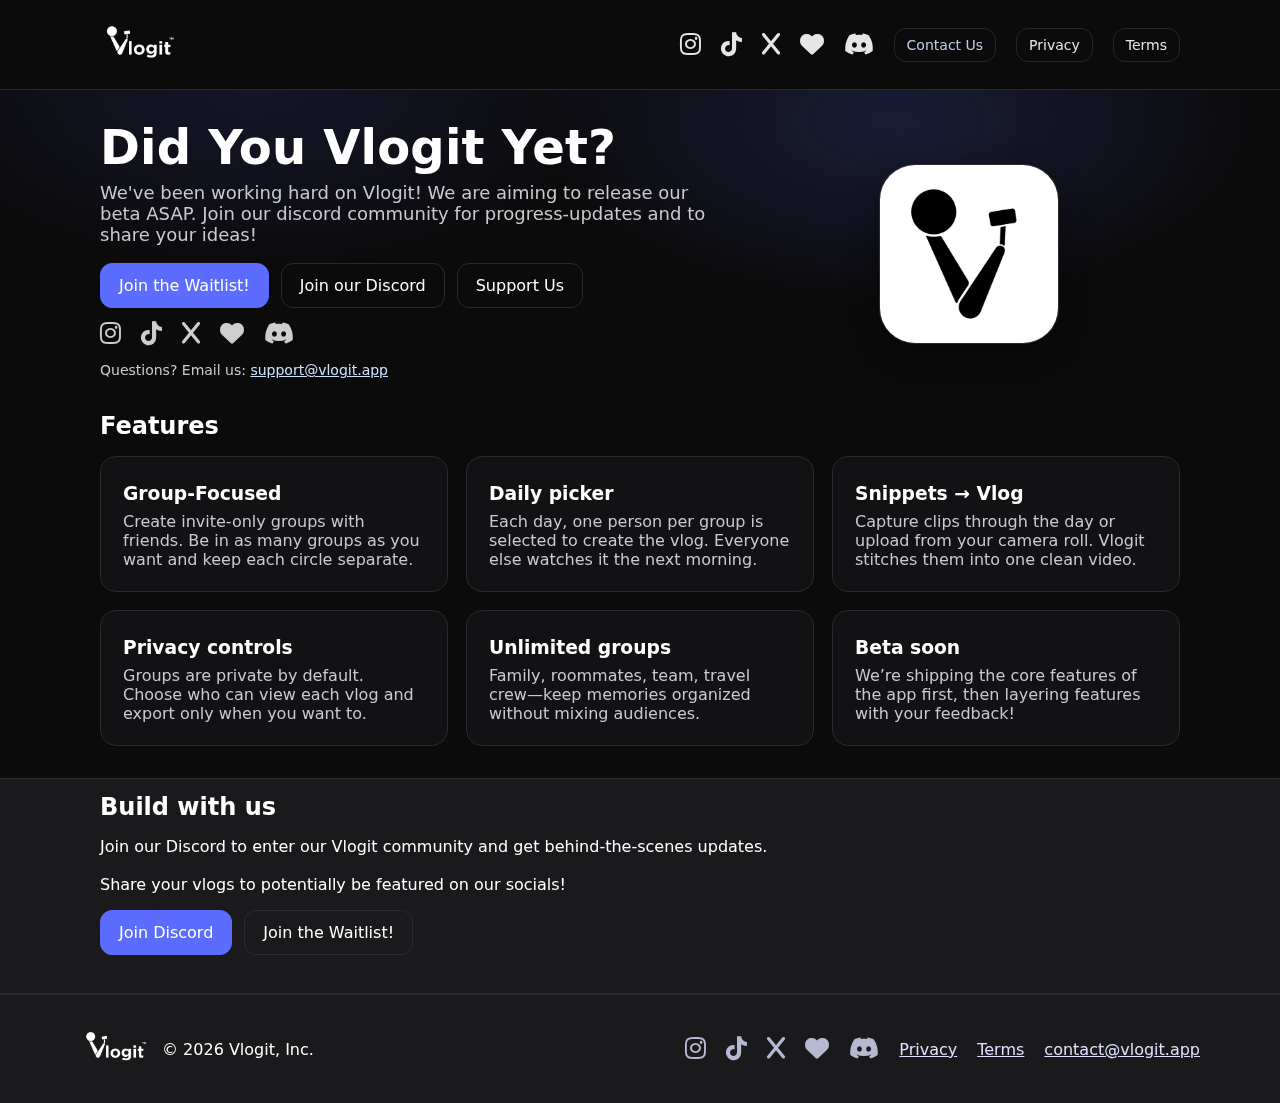
<file: index.html>
<!doctype html>
<html lang="en">
<head>
  <meta charset="utf-8" />
  <meta name="viewport" content="width=device-width, initial-scale=1" />
  <title>Vlogit</title>
  <meta name="description" content="Vlogit - Were you chosen to vlog today?" />
  <link rel="icon" href="/assets/vlogit-icon.png">
  <link rel="apple-touch-icon" href="/assets/vlogit-icon.png">
  <meta property="og:title" content="Vlogit — Capture Your Day">
  <meta property="og:description" content="The daily group-vlogging app." />
  <meta property="og:image" content="https://vlogit.app/assets/vlogit-icon.png">
  <meta name="theme-color" content="#0b0b0c">

  <!-- Correct path to CSS (+ cache-buster) -->
  <link rel="preload" href="/css/styles.css?v=5" as="style">
  <link rel="stylesheet" href="/css/styles.css?v=5">
  <link rel="stylesheet" href="https://cdnjs.cloudflare.com/ajax/libs/font-awesome/6.4.0/css/all.min.css">

  <!-- Cloudflare Web Analytics -->
  <script defer src="https://static.cloudflareinsights.com/beacon.min.js"
    data-cf-beacon='{"token":"2eca0ead6fc1478e966865faebb2bcac"}'></script>
</head>
<body>
  <header class="site-header">
    <div class="container">
      <a class="brand" href="/" aria-label="Vlogit home">
        <img src="/assets/vlogit-logo-white.png" alt="Vlogit" class="logo massive">
      </a>
      <nav class="nav">
        <div class="social-icons">
          <a href="https://instagram.com/theofficialvlogit" target="_blank" rel="noopener" aria-label="Instagram"><i class="fab fa-instagram"></i></a>
          <a href="https://tiktok.com/@vlogitofficial" target="_blank" rel="noopener" aria-label="TikTok"><i class="fab fa-tiktok"></i></a>
          <a href="https://x.com/officialvlogit" target="_blank" rel="noopener" aria-label="X (Twitter)"><i class="fab fa-x"></i></a>
          <a href="https://buymeacoffee.com/vlogit" target="_blank" rel="noopener" aria-label="Support Us"><i class="fas fa-heart"></i></a>
          <a href="https://discord.gg/cMwmqkka9c" target="_blank" rel="noopener" aria-label="Discord"><i class="fab fa-discord"></i></a>
        </div>
        <a class="btn small contact-btn mailto eml" data-u="contact" data-d="vlogit.app">Contact Us</a>
        <a class="btn small" href="/privacy.html">Privacy</a>
        <a class="btn small" href="/terms.html">Terms</a>
      </nav>
    </div>
  </header>

  <main>
    <!-- Hero -->
    <section class="hero">
      <div class="container hero-inner">
        <div class="hero-text">
          <h1>Did You Vlogit Yet?</h1>
          <p class="sub">We've been working hard on Vlogit! We are aiming to release our beta ASAP. Join our discord community for progress-updates and to share your ideas!</p>
          <div class="cta-row">
            <a class="btn primary track-waitlist" href="https://waitlister.me/p/vlogit" rel="noopener" target="_blank">Join the Waitlist!</a>
            <a class="btn track-discord" href="/join-discord.html" rel="noopener" target="_blank">Join our Discord</a>
            <a class="btn track-support" href="https://buymeacoffee.com/vlogit" rel="noopener" target="_blank">Support Us</a>
          </div>

          <div class="social-icons">
            <a href="https://instagram.com/theofficialvlogit" target="_blank" rel="noopener" aria-label="Instagram"><i class="fab fa-instagram"></i></a>
            <a href="https://tiktok.com/@vlogitofficial" target="_blank" rel="noopener" aria-label="TikTok"><i class="fab fa-tiktok"></i></a>
            <a href="https://x.com/officialvlogit" target="_blank" rel="noopener" aria-label="X (Twitter)"><i class="fab fa-x"></i></a>
            <a href="https://buymeacoffee.com/vlogit" target="_blank" rel="noopener" aria-label="Support Us"><i class="fas fa-heart"></i></a>
            <a href="https://discord.gg/cMwmqkka9c" target="_blank" rel="noopener" aria-label="Discord"><i class="fab fa-discord"></i></a>
          </div>

          <p class="tiny">Questions? Email us:  <a class="link mailto eml" data-u="support" data-d="vlogit.app">support@vlogit.app</a></p>
        </div>

        <div class="hero-art">
          <img src="/assets/vlogit-icon.png" alt="Vlogit app icon" class="app-icon">
        </div>
      </div>
    </section>

    <!-- Features -->
    <section id="features" class="section">
      <div class="container">
        <h2>Features</h2>
      </div>
      <div class="container grid-3">
        <div class="card"><h3>Group-Focused</h3><p>Create invite-only groups with friends. Be in as many groups as you want and keep each circle separate.</p></div>
        <div class="card"><h3>Daily picker</h3><p>Each day, one person per group is selected to create the vlog. Everyone else watches it the next morning.</p></div>
        <div class="card"><h3>Snippets → Vlog</h3><p>Capture clips through the day or upload from your camera roll. Vlogit stitches them into one clean video.</p></div>
        <div class="card"><h3>Privacy controls</h3><p>Groups are private by default. Choose who can view each vlog and export only when you want to.</p></div>
        <div class="card"><h3>Unlimited groups</h3><p>Family, roommates, team, travel crew—keep memories organized without mixing audiences.</p></div>
        <div class="card"><h3>Beta soon</h3><p>We’re shipping the core features of the app first, then layering features with your feedback!</p></div>
      </div>
    </section>

    <!-- Community -->
    <section id="community" class="section alt">
      <div class="container">
        <h2>Build with us</h2>
        <p>Join our Discord to enter our Vlogit community and get behind-the-scenes updates. <br/> <br/>Share your vlogs to potentially be featured on our socials!</p>
        <div class="cta-row">
          <a class="btn primary track-discord" href="/join-discord.html" target="_blank" rel="noopener">Join Discord</a>
          <a class="btn track-waitlist" href="https://waitlister.me/p/vlogit" target="_blank" rel="noopener">Join the Waitlist!</a>
        </div>
      </div>
    </section>
  </main>

  <footer class="site-footer">
    <div class="container footer-inner">
      <div class="brandline">
        <img src="/assets/vlogit-logo-white.png" alt="Vlogit" class="logo huge">
        <span>© <span id="year"></span> Vlogit, Inc.</span>
      </div>
      <nav class="footnav">
        <div class="social-icons">
          <a href="https://instagram.com/theofficialvlogit" target="_blank" rel="noopener" aria-label="Instagram"><i class="fab fa-instagram"></i></a>
          <a href="https://tiktok.com/@vlogitofficial" target="_blank" rel="noopener" aria-label="TikTok"><i class="fab fa-tiktok"></i></a>
          <a href="https://x.com/officialvlogit" target="_blank" rel="noopener" aria-label="X (Twitter)"><i class="fab fa-x"></i></a>
          <a href="https://buymeacoffee.com/vlogit" target="_blank" rel="noopener" aria-label="Support Us"><i class="fas fa-heart"></i></a>
          <a href="https://discord.gg/cMwmqkka9c" target="_blank" rel="noopener" aria-label="Discord"><i class="fab fa-discord"></i></a>
        </div>
        <a href="/privacy.html">Privacy</a>
        <a href="/terms.html">Terms</a>
        <a class="mailto eml" data-u="contact" data-d="vlogit.app">contact@vlogit.app</a>
      </nav>
    </div>
  </footer>

  <script>
    document.getElementById('year').textContent = new Date().getFullYear();

    // Email obfuscation
    document.querySelectorAll('.eml').forEach(el => {
      const addr = `${el.dataset.u}@${el.dataset.d}`;
      // Only replace text content if it's already an email format
      if (el.textContent.includes('@')) {
        el.textContent = addr;
      }
      el.href = 'mailto:' + addr;
    });

    // Cloudflare custom events
    function emitCF(name){ try{ window._cf_beacon && window._cf_beacon.push({ event:name }); }catch(e){} }
    document.querySelectorAll('.track-waitlist').forEach(a => a.addEventListener('click', () => emitCF('Join Waitlist')));
    document.querySelectorAll('.track-discord').forEach(a => a.addEventListener('click', () => emitCF('Join Discord')));
    document.querySelectorAll('.track-support').forEach(a => a.addEventListener('click', () => emitCF('Support Us')));
  </script>
</body>
</html>
</file>
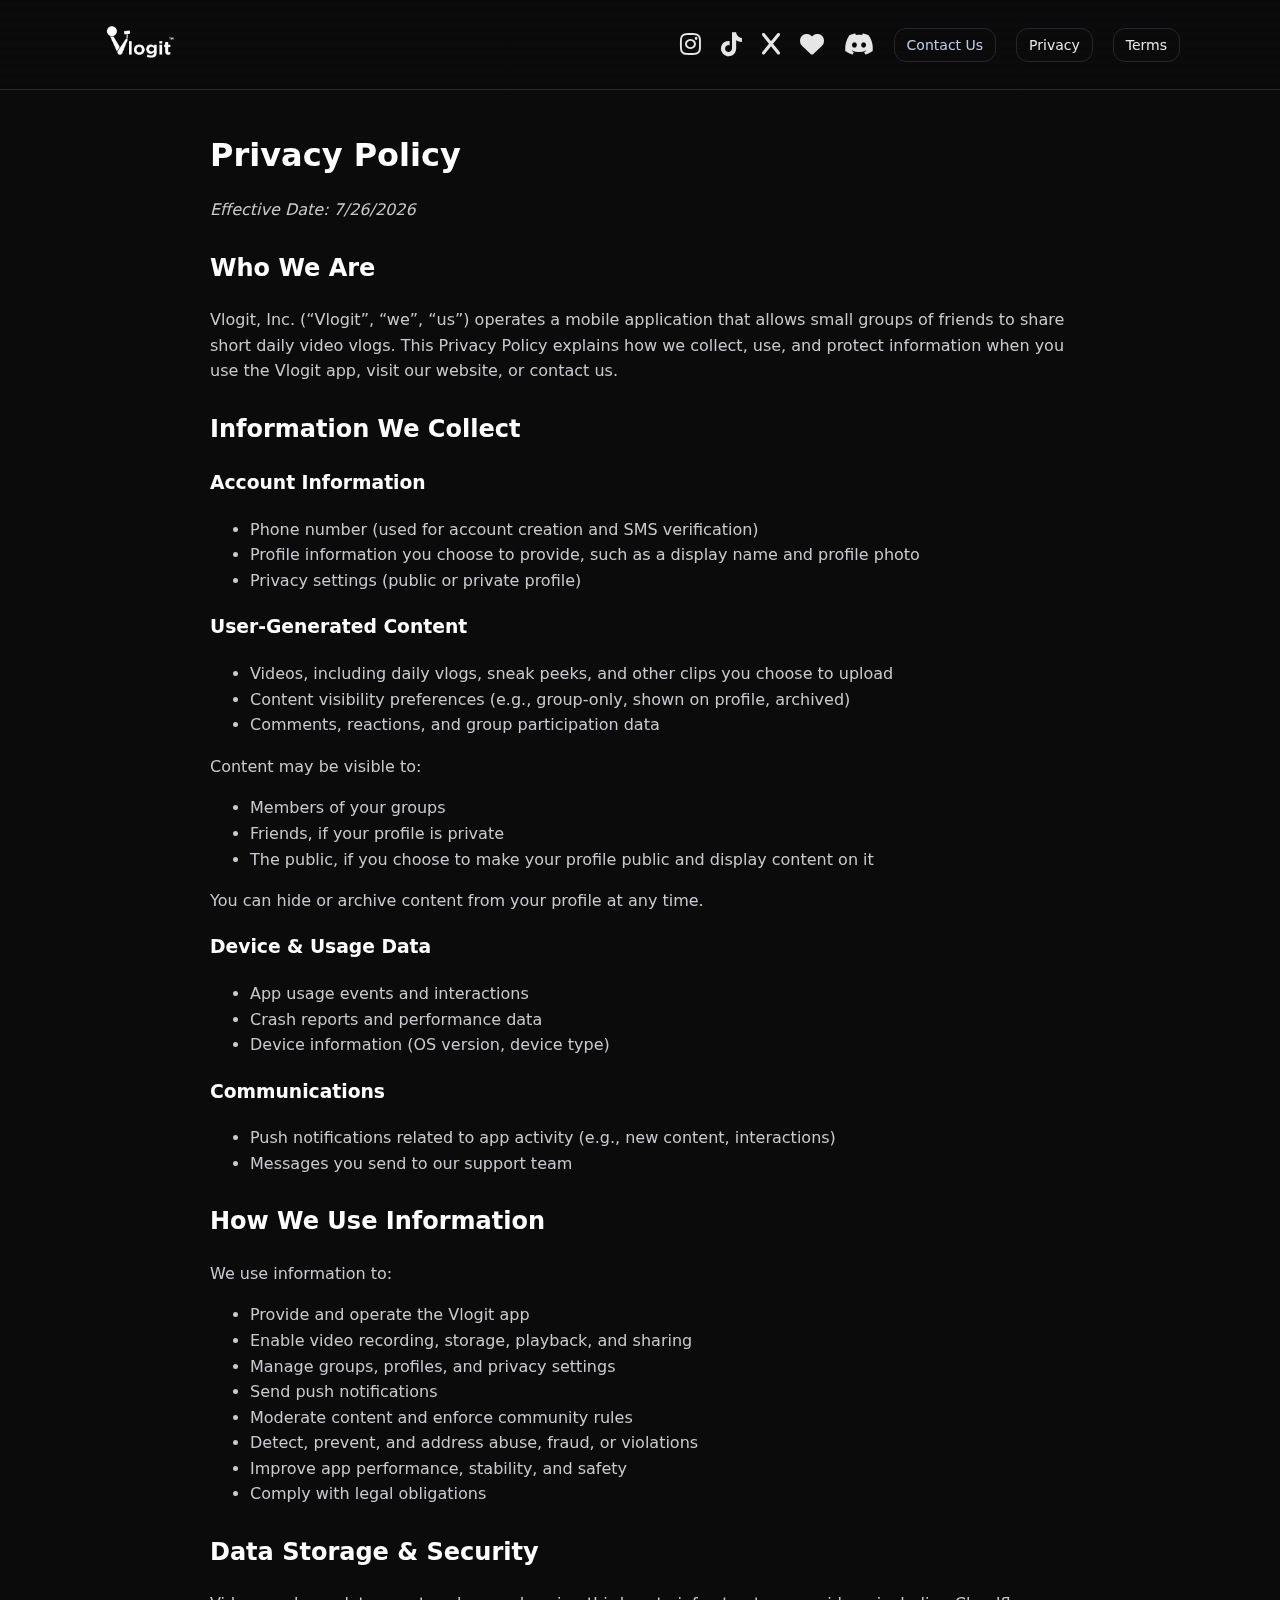
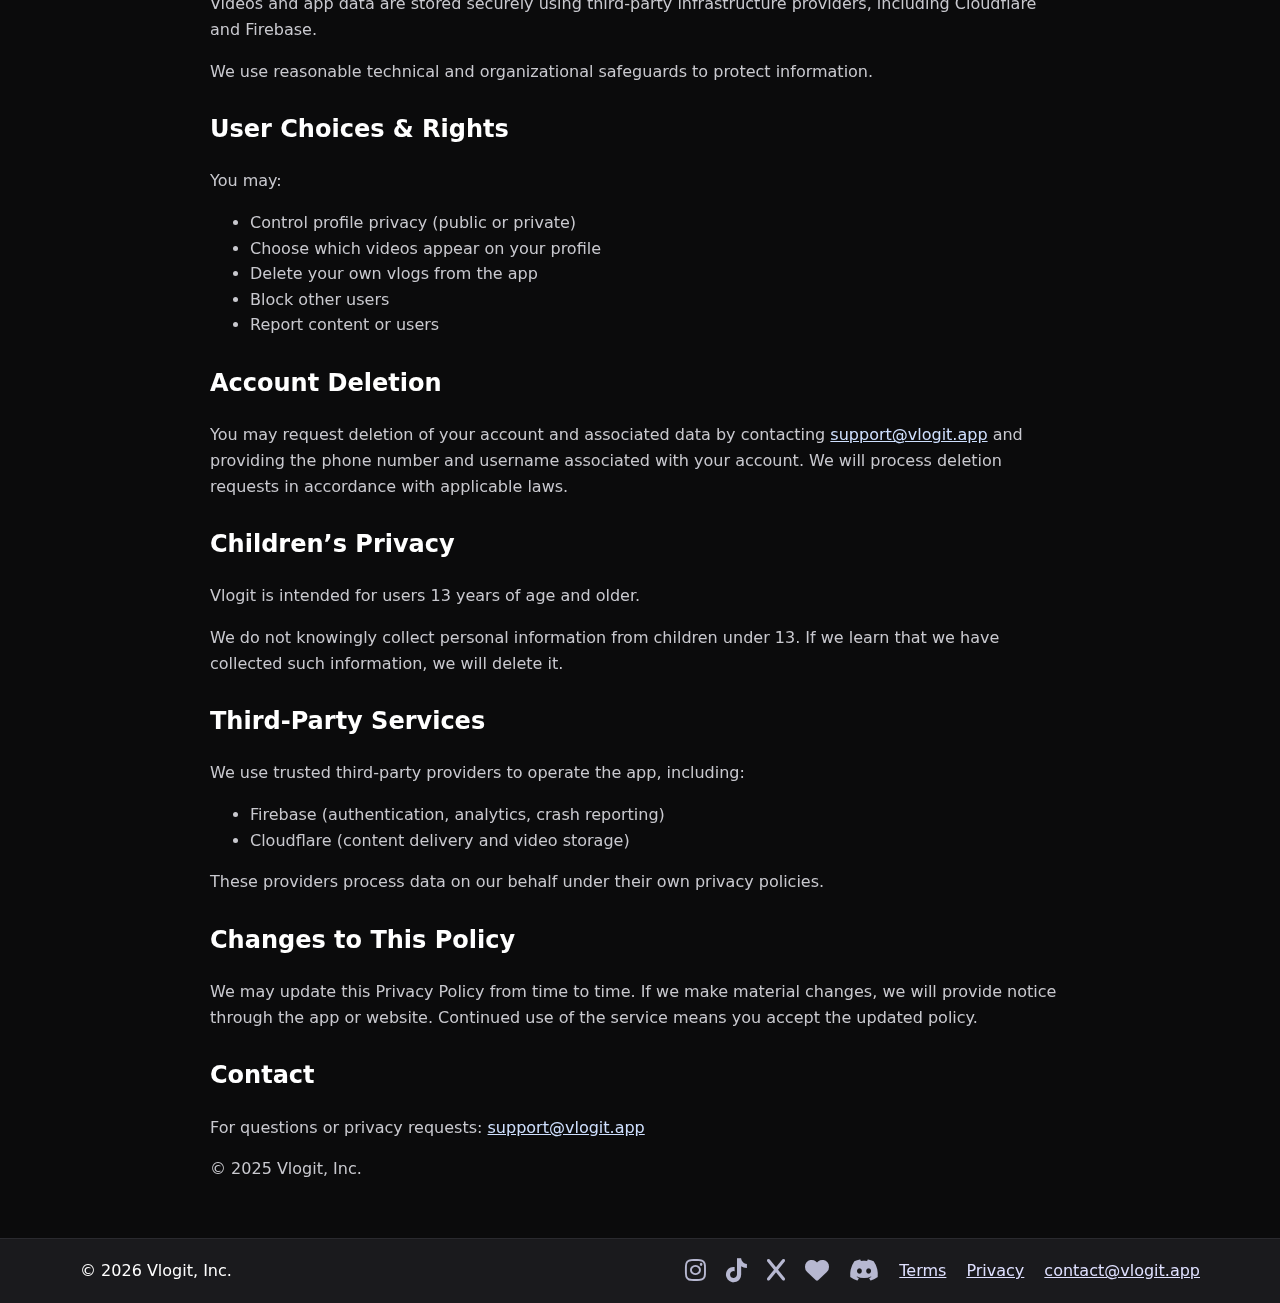
<file: privacy.html>
<!doctype html>
<html lang="en">
<head>
  <meta charset="utf-8" />
  <meta name="viewport" content="width=device-width, initial-scale=1" />
  <title>Privacy Policy — Vlogit</title>
  <meta name="description" content="Privacy Policy for Vlogit, Inc." />
  <link rel="icon" href="/assets/vlogit-icon.png">
  <link rel="stylesheet" href="/css/styles.css">
  <link rel="stylesheet" href="https://cdnjs.cloudflare.com/ajax/libs/font-awesome/6.4.0/css/all.min.css">
  <!-- Cloudflare Web Analytics -->
  <script defer src="https://static.cloudflareinsights.com/beacon.min.js"
    data-cf-beacon='{"token":"2eca0ead6fc1478e966865faebb2bcac"}'></script>
  <style>.legal{max-width:900px;margin:0 auto;padding:40px 20px;line-height:1.6}.legal h1{margin:0 0 8px}.legal h2{margin-top:26px}.legal p,.legal li{color:#c9c9cf}</style>
</head>
<body>
  <header class="site-header">
    <div class="container">
      <a class="brand" href="/"><img src="/assets/vlogit-logo-white.png" alt="Vlogit" class="logo massive"></a>
      <nav class="nav">
        <div class="social-icons">
          <a href="https://instagram.com/theofficialvlogit" target="_blank" rel="noopener" aria-label="Instagram"><i class="fab fa-instagram"></i></a>
          <a href="https://tiktok.com/@vlogitofficial" target="_blank" rel="noopener" aria-label="TikTok"><i class="fab fa-tiktok"></i></a>
          <a href="https://x.com/officialvlogit" target="_blank" rel="noopener" aria-label="X (Twitter)"><i class="fab fa-x"></i></a>
          <a href="https://buymeacoffee.com/vlogit" target="_blank" rel="noopener" aria-label="Support Us"><i class="fas fa-heart"></i></a>
          <a href="https://discord.gg/cMwmqkka9c" target="_blank" rel="noopener" aria-label="Discord"><i class="fab fa-discord"></i></a>
        </div>
        <a class="btn small contact-btn mailto eml" data-u="contact" data-d="vlogit.app">Contact Us</a>
        <a class="btn small" href="/privacy.html">Privacy</a>
        <a class="btn small" href="/terms.html">Terms</a>
      </nav>
    </div>
  </header>
  <main class="legal">
    <h1>Privacy Policy</h1>
    <p><em>Effective Date: <span id="d"></span></em></p>

    <h2>Who We Are</h2>
    <p>Vlogit, Inc. (“Vlogit”, “we”, “us”) operates a mobile application that allows small groups of friends to share short daily video vlogs. This Privacy Policy explains how we collect, use, and protect information when you use the Vlogit app, visit our website, or contact us.</p>

    <h2>Information We Collect</h2>

    <h3>Account Information</h3>
    <ul>
      <li>Phone number (used for account creation and SMS verification)</li>
      <li>Profile information you choose to provide, such as a display name and profile photo</li>
      <li>Privacy settings (public or private profile)</li>
    </ul>

    <h3>User-Generated Content</h3>
    <ul>
      <li>Videos, including daily vlogs, sneak peeks, and other clips you choose to upload</li>
      <li>Content visibility preferences (e.g., group-only, shown on profile, archived)</li>
      <li>Comments, reactions, and group participation data</li>
    </ul>
    <p>Content may be visible to:</p>
    <ul>
      <li>Members of your groups</li>
      <li>Friends, if your profile is private</li>
      <li>The public, if you choose to make your profile public and display content on it</li>
    </ul>
    <p>You can hide or archive content from your profile at any time.</p>

    <h3>Device & Usage Data</h3>
    <ul>
      <li>App usage events and interactions</li>
      <li>Crash reports and performance data</li>
      <li>Device information (OS version, device type)</li>
    </ul>

    <h3>Communications</h3>
    <ul>
      <li>Push notifications related to app activity (e.g., new content, interactions)</li>
      <li>Messages you send to our support team</li>
    </ul>

    <h2>How We Use Information</h2>
    <p>We use information to:</p>
    <ul>
      <li>Provide and operate the Vlogit app</li>
      <li>Enable video recording, storage, playback, and sharing</li>
      <li>Manage groups, profiles, and privacy settings</li>
      <li>Send push notifications</li>
      <li>Moderate content and enforce community rules</li>
      <li>Detect, prevent, and address abuse, fraud, or violations</li>
      <li>Improve app performance, stability, and safety</li>
      <li>Comply with legal obligations</li>
    </ul>

    <h2>Data Storage & Security</h2>
    <p>Videos and app data are stored securely using third-party infrastructure providers, including Cloudflare and Firebase.</p>
    <p>We use reasonable technical and organizational safeguards to protect information.</p>

    <h2>User Choices & Rights</h2>
    <p>You may:</p>
    <ul>
      <li>Control profile privacy (public or private)</li>
      <li>Choose which videos appear on your profile</li>
      <li>Delete your own vlogs from the app</li>
      <li>Block other users</li>
      <li>Report content or users</li>
    </ul>

    <h2>Account Deletion</h2>
    <p>You may request deletion of your account and associated data by contacting <a class="mailto eml" data-u="support" data-d="vlogit.app">support@vlogit.app</a> and providing the phone number and username associated with your account. We will process deletion requests in accordance with applicable laws.</p>

    <h2>Children’s Privacy</h2>
    <p>Vlogit is intended for users 13 years of age and older.</p>
    <p>We do not knowingly collect personal information from children under 13. If we learn that we have collected such information, we will delete it.</p>

    <h2>Third-Party Services</h2>
    <p>We use trusted third-party providers to operate the app, including:</p>
    <ul>
      <li>Firebase (authentication, analytics, crash reporting)</li>
      <li>Cloudflare (content delivery and video storage)</li>
    </ul>
    <p>These providers process data on our behalf under their own privacy policies.</p>

    <h2>Changes to This Policy</h2>
    <p>We may update this Privacy Policy from time to time. If we make material changes, we will provide notice through the app or website. Continued use of the service means you accept the updated policy.</p>

    <h2>Contact</h2>
    <p>For questions or privacy requests: <a class="mailto eml" data-u="support" data-d="vlogit.app">support@vlogit.app</a></p>

    <p>© 2025 Vlogit, Inc.</p>

  </main>
  <footer class="site-footer">
    <div class="container footer-inner">
      <span>© <span id="y"></span> Vlogit, Inc.</span>
      <nav class="footnav">
        <div class="social-icons">
          <a href="https://instagram.com/theofficialvlogit" target="_blank" rel="noopener" aria-label="Instagram"><i class="fab fa-instagram"></i></a>
          <a href="https://tiktok.com/@vlogitofficial" target="_blank" rel="noopener" aria-label="TikTok"><i class="fab fa-tiktok"></i></a>
          <a href="https://x.com/officialvlogit" target="_blank" rel="noopener" aria-label="X (Twitter)"><i class="fab fa-x"></i></a>
          <a href="https://buymeacoffee.com/vlogit" target="_blank" rel="noopener" aria-label="Support Us"><i class="fas fa-heart"></i></a>
          <a href="https://discord.gg/cMwmqkka9c" target="_blank" rel="noopener" aria-label="Discord"><i class="fab fa-discord"></i></a>
        </div>
        <a href="/terms.html">Terms</a>
        <a href="/privacy.html">Privacy</a>
        <a class="mailto eml" data-u="contact" data-d="vlogit.app">contact@vlogit.app</a>
      </nav>
    </div>
  </footer>
  <script>
    document.getElementById('y').textContent=new Date().getFullYear();
    document.getElementById('d').textContent=new Date().toLocaleDateString();
    // Email obfuscation
    document.querySelectorAll('.eml').forEach(el => {
      const addr = `${el.dataset.u}@${el.dataset.d}`;
      // Only replace text content if it's already an email format or empty
      if (el.textContent.includes('@') || el.textContent.trim() === '') {
        el.textContent = addr;
      }
      el.href = 'mailto:' + addr;
    });
  </script>
</body>
</html>
</file>
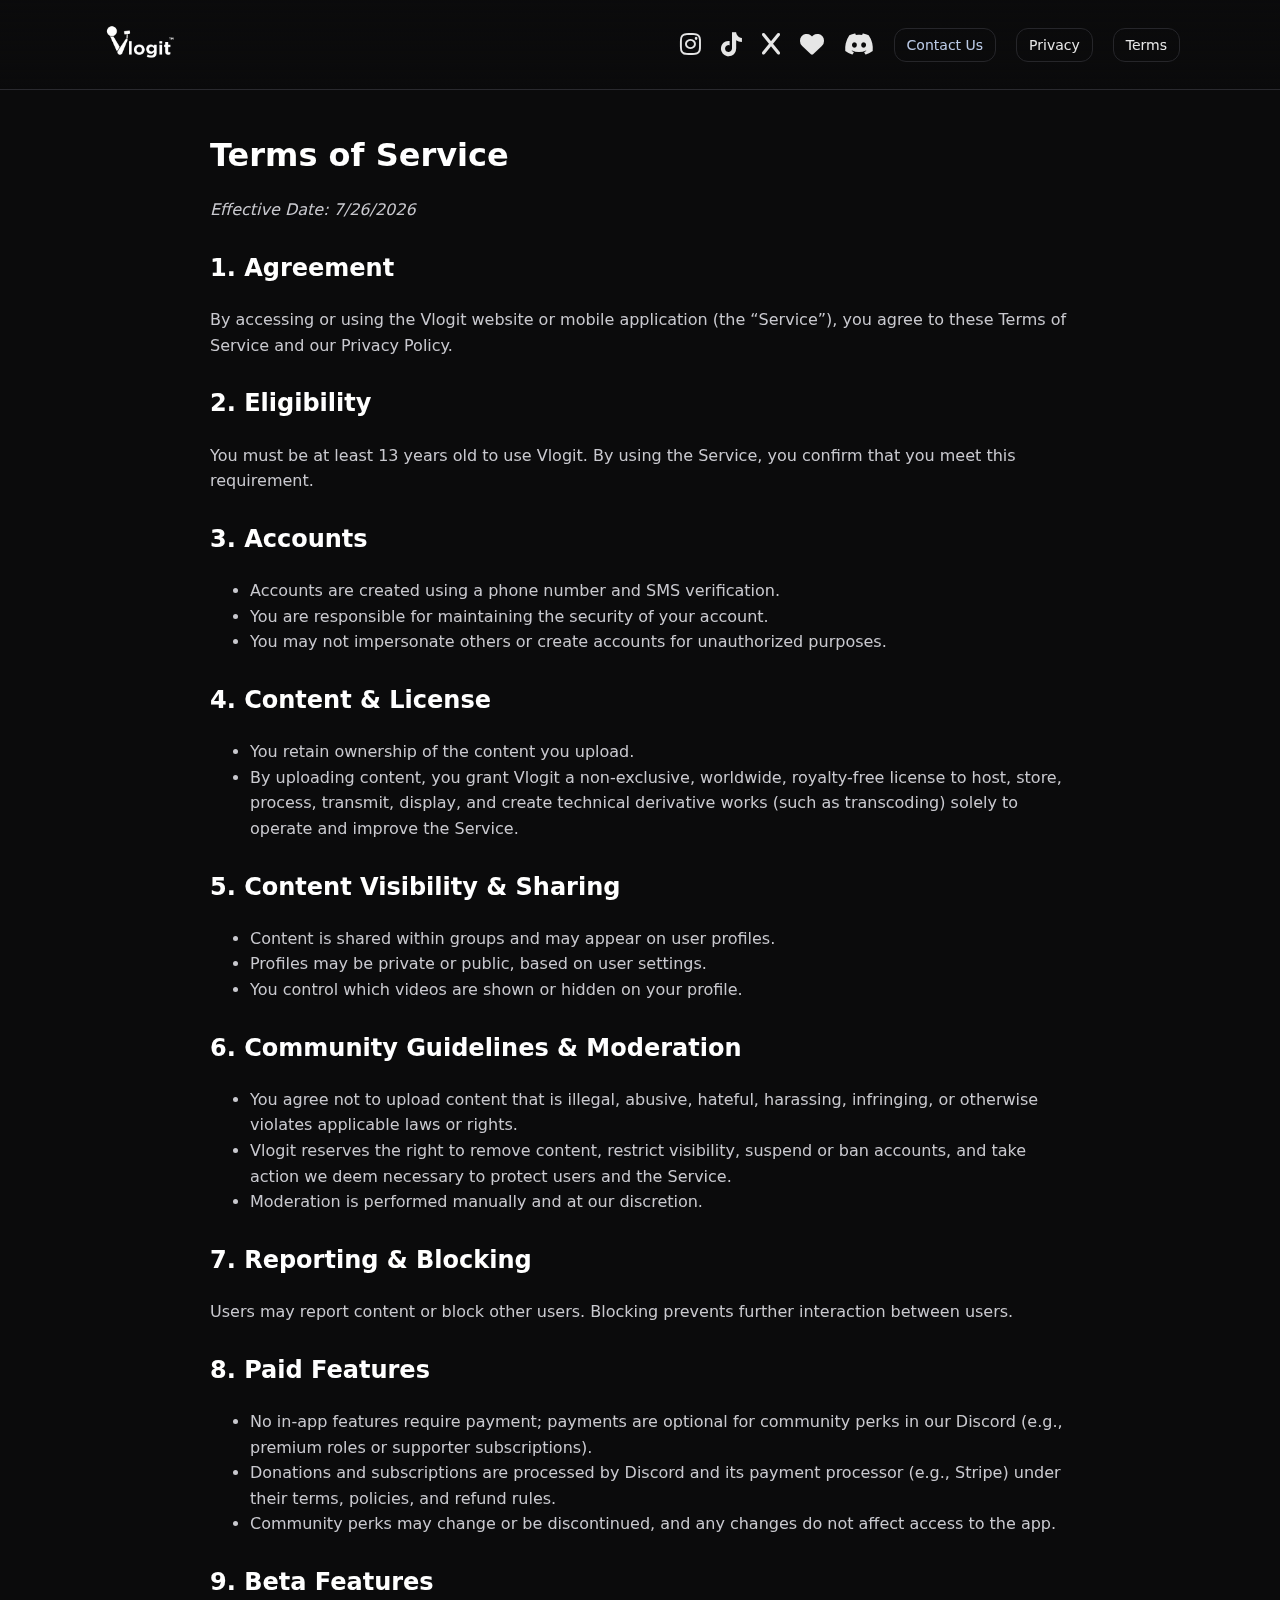
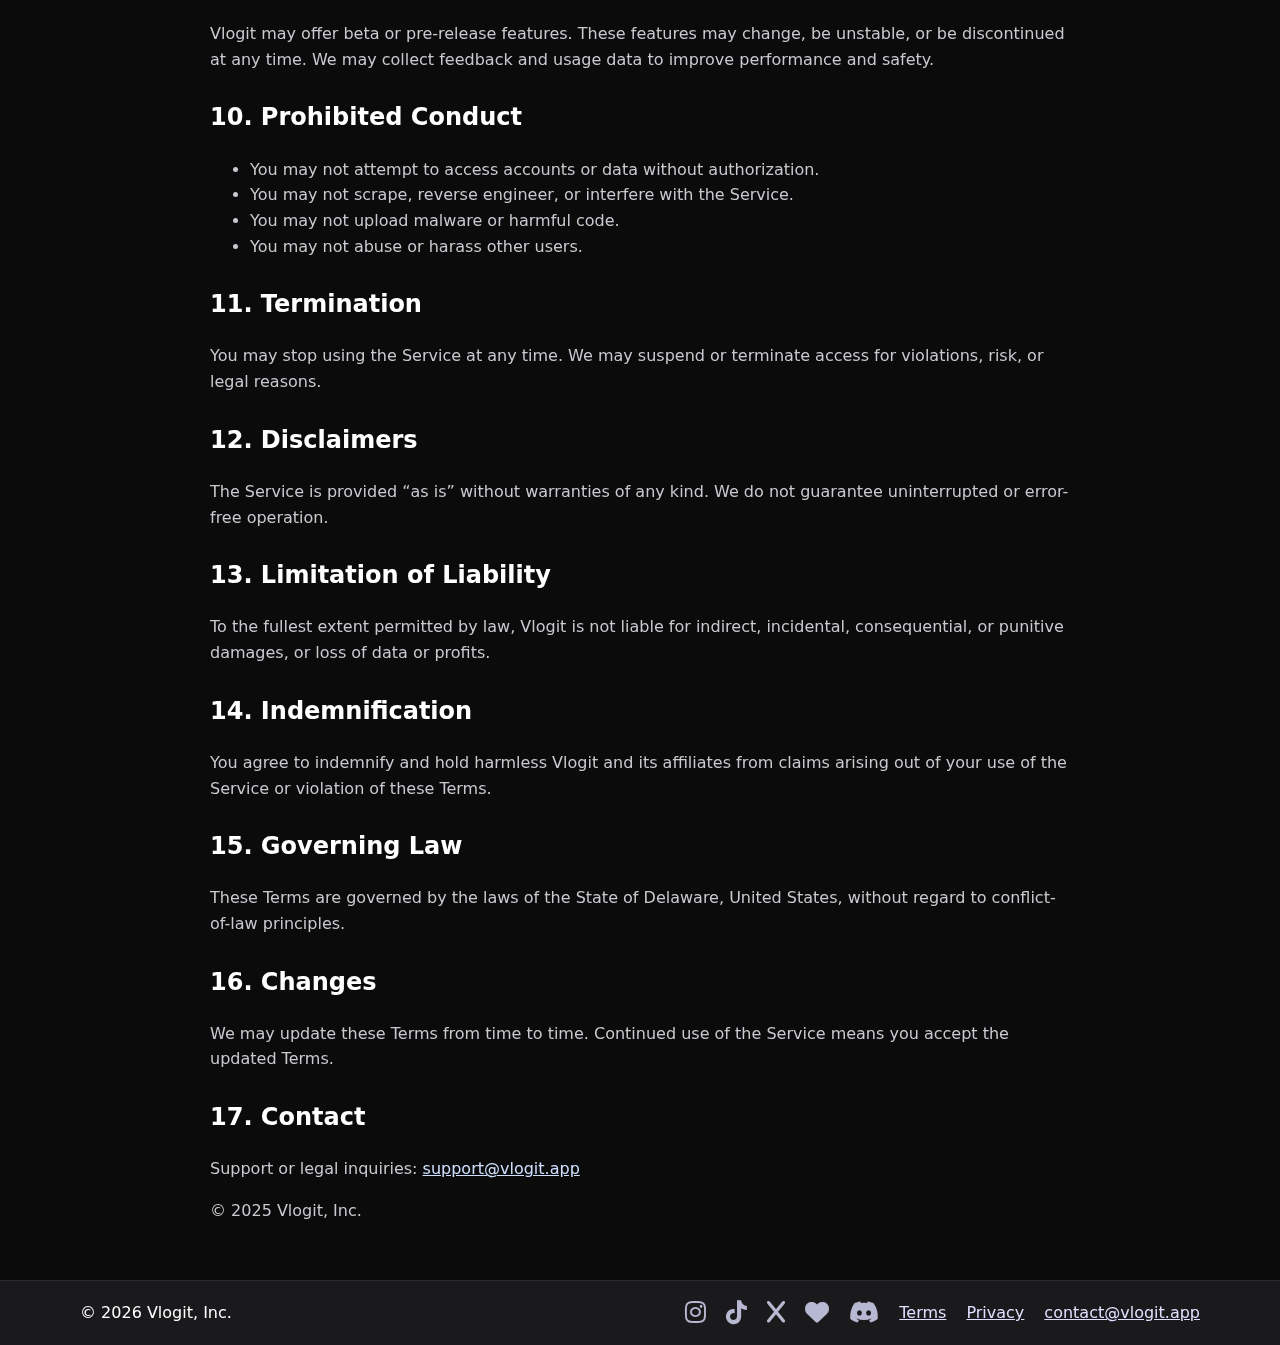
<file: terms.html>
<!doctype html>
<html lang="en">
<head>
  <meta charset="utf-8" />
  <meta name="viewport" content="width=device-width, initial-scale=1" />
  <title>Terms of Service — Vlogit</title>
  <link rel="icon" href="/assets/vlogit-icon.png">
  <link rel="stylesheet" href="/css/styles.css?v=5">
  <link rel="stylesheet" href="https://cdnjs.cloudflare.com/ajax/libs/font-awesome/6.4.0/css/all.min.css">
  <!-- Cloudflare Web Analytics -->
  <script defer src="https://static.cloudflareinsights.com/beacon.min.js"
    data-cf-beacon='{"token":"2eca0ead6fc1478e966865faebb2bcac"}'></script>
  <style>.legal{max-width:900px;margin:0 auto;padding:40px 20px;line-height:1.6}.legal h1{margin:0 0 8px}.legal h2{margin-top:26px}.legal p,.legal li{color:#c9c9cf}</style>
</head>
<body>
  <header class="site-header">
    <div class="container">
      <a class="brand" href="/"><img src="/assets/vlogit-logo-white.png" alt="Vlogit" class="logo massive"></a>
      <nav class="nav">
        <div class="social-icons">
          <a href="https://instagram.com/theofficialvlogit" target="_blank" rel="noopener" aria-label="Instagram"><i class="fab fa-instagram"></i></a>
          <a href="https://tiktok.com/@vlogitofficial" target="_blank" rel="noopener" aria-label="TikTok"><i class="fab fa-tiktok"></i></a>
          <a href="https://x.com/officialvlogit" target="_blank" rel="noopener" aria-label="X (Twitter)"><i class="fab fa-x"></i></a>
          <a href="https://buymeacoffee.com/vlogit" target="_blank" rel="noopener" aria-label="Support Us"><i class="fas fa-heart"></i></a>
          <a href="https://discord.gg/cMwmqkka9c" target="_blank" rel="noopener" aria-label="Discord"><i class="fab fa-discord"></i></a>
        </div>
        <a class="btn small contact-btn mailto eml" data-u="contact" data-d="vlogit.app">Contact Us</a>
        <a class="btn small" href="/privacy.html">Privacy</a>
        <a class="btn small" href="/terms.html">Terms</a>
      </nav>
    </div>
  </header>
  <main class="legal">
    <h1>Terms of Service</h1>
    <p><em>Effective Date: <span id="d"></span></em></p>

    <h2>1. Agreement</h2>
    <p>By accessing or using the Vlogit website or mobile application (the “Service”), you agree to these Terms of Service and our Privacy Policy.</p>

    <h2>2. Eligibility</h2>
    <p>You must be at least 13 years old to use Vlogit. By using the Service, you confirm that you meet this requirement.</p>

    <h2>3. Accounts</h2>
    <ul>
      <li>Accounts are created using a phone number and SMS verification.</li>
      <li>You are responsible for maintaining the security of your account.</li>
      <li>You may not impersonate others or create accounts for unauthorized purposes.</li>
    </ul>

    <h2>4. Content & License</h2>
    <ul>
      <li>You retain ownership of the content you upload.</li>
      <li>By uploading content, you grant Vlogit a non-exclusive, worldwide, royalty-free license to host, store, process, transmit, display, and create technical derivative works (such as transcoding) solely to operate and improve the Service.</li>
    </ul>

    <h2>5. Content Visibility & Sharing</h2>
    <ul>
      <li>Content is shared within groups and may appear on user profiles.</li>
      <li>Profiles may be private or public, based on user settings.</li>
      <li>You control which videos are shown or hidden on your profile.</li>
    </ul>

    <h2>6. Community Guidelines & Moderation</h2>
    <ul>
      <li>You agree not to upload content that is illegal, abusive, hateful, harassing, infringing, or otherwise violates applicable laws or rights.</li>
      <li>Vlogit reserves the right to remove content, restrict visibility, suspend or ban accounts, and take action we deem necessary to protect users and the Service.</li>
      <li>Moderation is performed manually and at our discretion.</li>
    </ul>

    <h2>7. Reporting & Blocking</h2>
    <p>Users may report content or block other users. Blocking prevents further interaction between users.</p>

    <h2>8. Paid Features</h2>
    <ul>
      <li>No in-app features require payment; payments are optional for community perks in our Discord (e.g., premium roles or supporter subscriptions).</li>
      <li>Donations and subscriptions are processed by Discord and its payment processor (e.g., Stripe) under their terms, policies, and refund rules.</li>
      <li>Community perks may change or be discontinued, and any changes do not affect access to the app.</li>
    </ul>

    <h2>9. Beta Features</h2>
    <p>Vlogit may offer beta or pre-release features. These features may change, be unstable, or be discontinued at any time. We may collect feedback and usage data to improve performance and safety.</p>

    <h2>10. Prohibited Conduct</h2>
    <ul>
      <li>You may not attempt to access accounts or data without authorization.</li>
      <li>You may not scrape, reverse engineer, or interfere with the Service.</li>
      <li>You may not upload malware or harmful code.</li>
      <li>You may not abuse or harass other users.</li>
    </ul>

    <h2>11. Termination</h2>
    <p>You may stop using the Service at any time. We may suspend or terminate access for violations, risk, or legal reasons.</p>

    <h2>12. Disclaimers</h2>
    <p>The Service is provided “as is” without warranties of any kind. We do not guarantee uninterrupted or error-free operation.</p>

    <h2>13. Limitation of Liability</h2>
    <p>To the fullest extent permitted by law, Vlogit is not liable for indirect, incidental, consequential, or punitive damages, or loss of data or profits.</p>

    <h2>14. Indemnification</h2>
    <p>You agree to indemnify and hold harmless Vlogit and its affiliates from claims arising out of your use of the Service or violation of these Terms.</p>

    <h2>15. Governing Law</h2>
    <p>These Terms are governed by the laws of the State of Delaware, United States, without regard to conflict-of-law principles.</p>

    <h2>16. Changes</h2>
    <p>We may update these Terms from time to time. Continued use of the Service means you accept the updated Terms.</p>

    <h2>17. Contact</h2>
    <p>Support or legal inquiries: <a class="mailto eml" data-u="support" data-d="vlogit.app">support@vlogit.app</a></p>

    <p>© 2025 Vlogit, Inc.</p>

  </main>
  <footer class="site-footer">
    <div class="container footer-inner">
      <span>© <span id="y"></span> Vlogit, Inc.</span>
      <nav class="footnav">
        <div class="social-icons">
          <a href="https://instagram.com/theofficialvlogit" target="_blank" rel="noopener" aria-label="Instagram"><i class="fab fa-instagram"></i></a>
          <a href="https://tiktok.com/@vlogitofficial" target="_blank" rel="noopener" aria-label="TikTok"><i class="fab fa-tiktok"></i></a>
          <a href="https://x.com/officialvlogit" target="_blank" rel="noopener" aria-label="X (Twitter)"><i class="fab fa-x"></i></a>
          <a href="https://buymeacoffee.com/vlogit" target="_blank" rel="noopener" aria-label="Support Us"><i class="fas fa-heart"></i></a>
          <a href="https://discord.gg/cMwmqkka9c" target="_blank" rel="noopener" aria-label="Discord"><i class="fab fa-discord"></i></a>
        </div>
        <a href="/terms.html">Terms</a>
        <a href="/privacy.html">Privacy</a>
        <a class="mailto eml" data-u="contact" data-d="vlogit.app">contact@vlogit.app</a>
      </nav>
    </div>
  </footer>
  <script>
    document.getElementById('y').textContent=new Date().getFullYear();
    document.getElementById('d').textContent=new Date().toLocaleDateString();
    // Email obfuscation
    document.querySelectorAll('.eml').forEach(el => {
      const addr = `${el.dataset.u}@${el.dataset.d}`;
      if (el.textContent.includes('@') || el.textContent.trim() === '') {
        el.textContent = addr;
      }
      el.href = 'mailto:' + addr;
    });
  </script>
</body>
</html>
</file>
<file: css/styles.css>
:root {
    --bg:#0b0b0c; --muted:#1a1a1d; --card:#121214; --text:#ffffff; --sub:#c9c9cf;
    --brand:#5b6cff; --border:#2a2a2f;
  }
  
  /* Social media icons */
  .social-icons {
    display: flex;
    align-items: center;
    gap: 20px;
  }

  .social-icons a {
    color: var(--text);
    opacity: 0.8;
    transition: opacity 0.15s ease;
    font-size: 24px;
  }
  
  .social-icons a:hover {
    opacity: 1;
  }
  
  .hero .social-icons {
    margin-top: 12px;
    margin-bottom: 12px;
  }
  *{box-sizing:border-box}
  html,body{height:100%}
  body{margin:0;color:var(--text);background:var(--bg);font-family:Inter,system-ui,-apple-system,Segoe UI,Roboto,Helvetica,Arial,sans-serif}
  
  .container{width:100%;max-width:1120px;margin:0 auto;padding:0 20px}
  
  .site-header{position:sticky;top:0;z-index:20;height:90px;background:linear-gradient(180deg,rgba(11,11,12,.85),rgba(11,11,12,0));backdrop-filter:saturate(150%) blur(6px);border-bottom:1px solid var(--border)}
  .site-header .container{display:flex;align-items:center;justify-content:space-between;padding:0 20px;height:100%}
  .brand{display:flex;align-items:center;gap:10px;color:var(--text);text-decoration:none}
  
  /* Base + scale */
  .logo{height:28px;width:auto}
  .logo-lg{height:32px} /* legacy support */
  
  /* New size scale */
  .logo.tiny   { height:20px; }
  .logo.small  { height:24px; }
  .logo.medium { height:32px; } /* equals .logo-lg */
  .logo.large  { height:48px; }
  .logo.huge   { height:72px; }
  .logo.massive { height:100px; }
  
  /* keep width:auto across sizes */
  .logo,.logo.tiny,.logo.small,.logo.medium,.logo.large,.logo.huge,.logo.massive{width:auto}
  
  .brand-name{font-weight:700;letter-spacing:.2px}
  .nav{display:flex;align-items:center;gap:20px}
  .nav a{color:var(--text);opacity:.9;text-decoration:none}
  
  /* Constrain header logo size to 80px */
  .site-header .logo.massive{height:80px}
  .nav a:hover{opacity:1}
  
  .btn{display:inline-flex;align-items:center;justify-content:center;gap:8px;padding:12px 18px;border-radius:12px;border:1px solid var(--border);text-decoration:none;color:var(--text);background:transparent;transition:.15s ease}
  .btn:hover{transform:translateY(-1px)}
  .btn.primary{background:var(--brand);border-color:var(--brand);color:#fff}
  .btn.small{padding:8px 12px;font-size:14px}

  /* Remove underline from contact button while keeping functionality */
  .contact-btn{text-decoration:none !important}
  .contact-btn:hover{text-decoration:none !important}
  .contact-btn:active{text-decoration:none !important}
  .contact-btn:visited{text-decoration:none !important}
  .contact-btn:focus{text-decoration:none !important}
  
  .hero{padding:32px 0 12px;background:
   radial-gradient(600px 300px at 70% 10%, rgba(91,108,255,.18), transparent 60%),
   radial-gradient(600px 300px at 20% 0%, rgba(91,108,255,.12), transparent 60%)}
  .hero-inner{display:grid;grid-template-columns:1.2fr .8fr;gap:24px;align-items:center}
  .hero h1{font-size:48px;line-height:1.05;margin:0 0 10px;letter-spacing:.2px}
  .hero .sub{color:var(--sub);font-size:18px;margin:0 0 18px}
  .cta-row{display:flex;gap:12px;flex-wrap:wrap;margin:16px 0 6px}
  .tiny{color:var(--sub);font-size:14px;margin-bottom:8px}
  
  /* brighter inline links (incl. legal pages + mailto) */
  .link, a.mailto, a.eml, .legal a { color:#cfe0ff; text-decoration:underline; }
  .legal a:hover { opacity:.95 }
  
  /* legacy link class kept */
  .link{color:#cfe0ff}
  
  .hero-art{display:flex;justify-content:center}
  .app-icon{width:180px;height:180px;border-radius:36px;border:1px solid var(--border);box-shadow:0 10px 30px rgba(0,0,0,.35),0 0 0 6px rgba(91,108,255,.08) inset}
  
  .section{padding:8px 0 32px 0}
  .section.alt{background:var(--muted);border-top:1px solid var(--border);border-bottom:1px solid var(--border)}
  .grid-3{display:grid;grid-template-columns:repeat(3,1fr);gap:18px}
  .card{background:var(--card);border:1px solid var(--border);border-radius:16px;padding:22px}
  .card h3{margin:4px 0 8px}
  .card p{color:var(--sub);margin:0}

  /* Consistent spacing for section headers */
  .section h2{margin:6px 0 16px 0}

  .site-footer{border-top:1px solid var(--border);background:var(--muted)}
  .footer-inner{display:flex;align-items:center;justify-content:space-between;gap:16px;padding:18px 0}
  .brandline{display:flex;align-items:center;justify-content:center;gap:10px}
  .footnav{display:flex;align-items:center;gap:20px}
  .footnav a{color:#dfe0ff;text-decoration:underline}
  
  @media (max-width:920px){
    .hero-inner{grid-template-columns:1fr;text-align:center}
    .nav{display:flex;gap:12px;font-size:12px}
    .nav .btn.small{padding:6px 8px;font-size:12px}
    .nav .social-icons a{font-size:16px}
    .footer-inner{flex-direction:column}
    .grid-3{grid-template-columns:repeat(2,1fr)}
    .hero h1{font-size:36px}
    .hero .sub{font-size:16px}
    .cta-row{flex-direction:column;align-items:center}
    .cta-row .btn{width:100%;max-width:280px;justify-content:center}
  }

  @media (max-width:640px){
    .grid-3{grid-template-columns:1fr}
    .hero h1{font-size:28px}
    .hero .sub{font-size:14px}
    .container{padding:0 16px}
    .card{padding:16px;border-radius:12px;box-shadow:0 4px 12px rgba(0,0,0,0.3)}
    .card h3{color:var(--brand);font-weight:600}
    .social-icons{gap:16px}
    .social-icons a{font-size:20px}
    .nav{display:flex;gap:8px;font-size:11px}
    .nav .btn.small{padding:4px 6px;font-size:11px}
    .nav .social-icons a{font-size:14px}
  }

  @media (max-width:430px){
    .container{padding:0 12px}
    .card{padding:12px;margin-bottom:12px;border-radius:10px;box-shadow:0 3px 8px rgba(0,0,0,0.4);border:1px solid rgba(91,108,255,0.2)}
    .card h3{font-size:16px;margin:0 0 6px 0;color:var(--brand);font-weight:600}
    .card p{font-size:13px;line-height:1.4}
    .social-icons{gap:12px}
    .social-icons a{font-size:18px}
    .footnav{flex-wrap:wrap;gap:8px}
    .footnav a{font-size:12px;margin:0}
    .brandline{flex-direction:column;align-items:flex-start;gap:8px}
    .footer-inner{padding:12px 0}
    .nav{display:flex;gap:6px;font-size:10px}
    .nav .btn.small{padding:3px 5px;font-size:10px}
    .nav .social-icons a{font-size:12px}
  }
</file>
